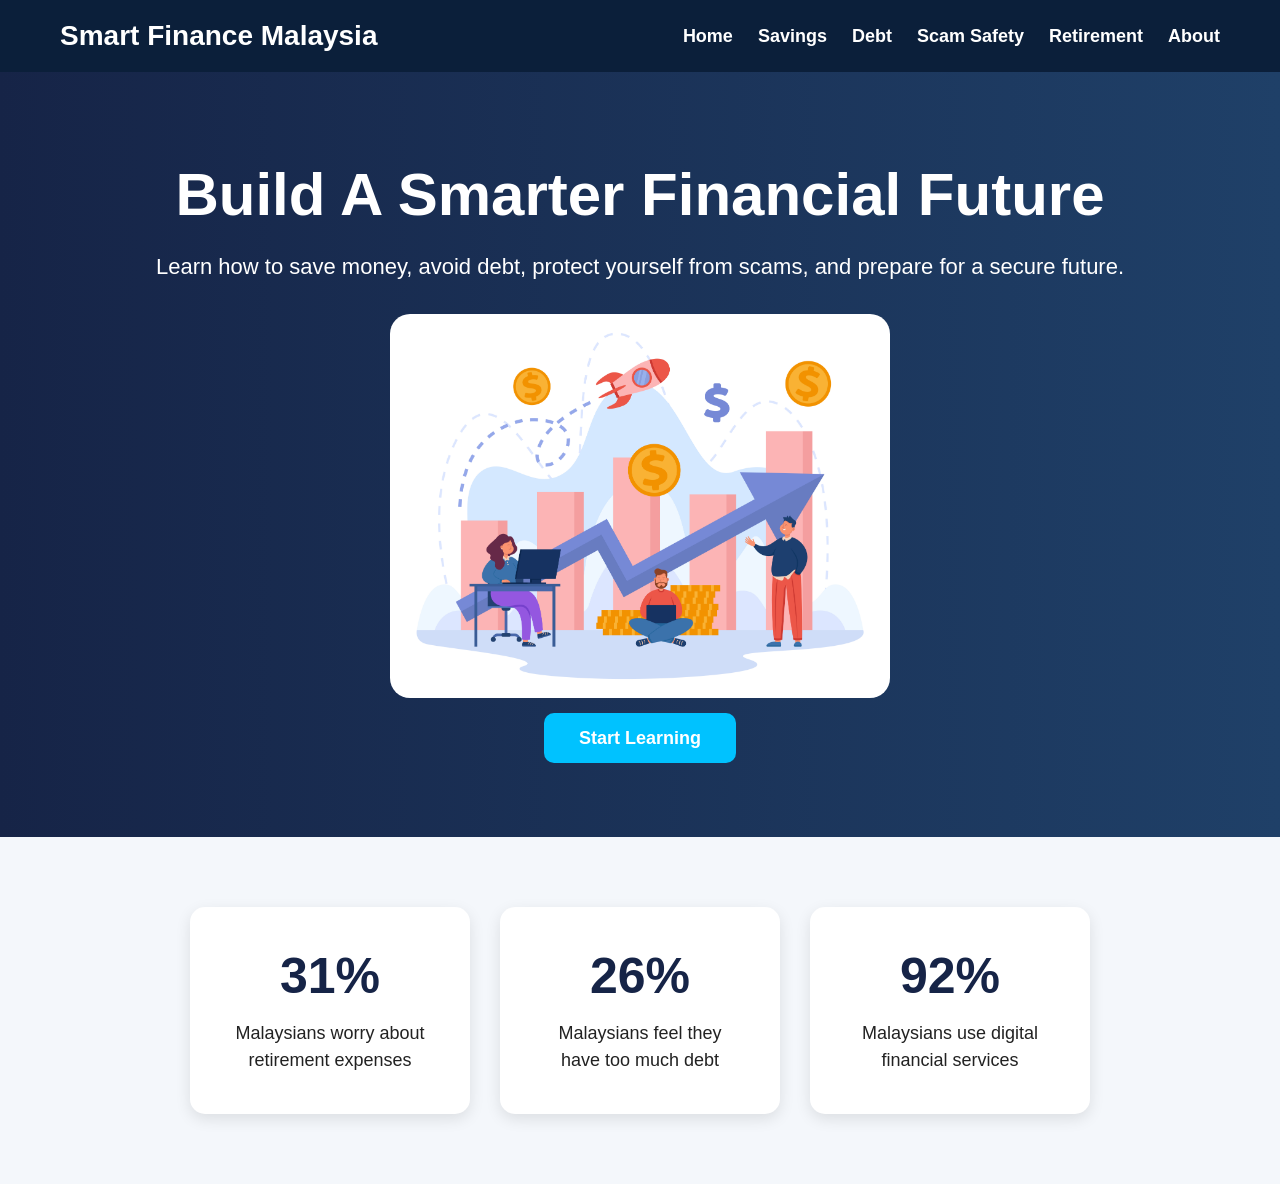
<file: index.html>
<!DOCTYPE html>
<html lang="en">
<head>
    <meta charset="UTF-8">
    <meta name="viewport" content="width=device-width, initial-scale=1.0">
    <title>Smart Finance Malaysia</title>

    <link rel="stylesheet" href="style.css">

</head>
<body>

    <nav>

        <h1 class="logo">
            Smart Finance Malaysia
        </h1>

        <ul>

            <li><a href="index.html">Home</a></li>

            <li><a href="savings.html">Savings</a></li>

            <li><a href="debt.html">Debt</a></li>

            <li><a href="scam.html">Scam Safety</a></li>

            <li><a href="retirement.html">Retirement</a></li>

            <li><a href="about.html">About</a></li>

        </ul>

    </nav>


    <section class="hero">

        <div class="hero-content">

            <h2>
                Build A Smarter Financial Future
            </h2>

            <p>
                Learn how to save money, avoid debt,
                protect yourself from scams, and
                prepare for a secure future.
            </p>

            <img src="images/finance.jpg" class="hero-image">

            <a href="savings.html" class="btn">
                Start Learning
            </a>

        </div>

    </section>


    <section class="stats">

        <div class="card">

            <h3>31%</h3>

            <p>
                Malaysians worry about retirement expenses
            </p>

        </div>


        <div class="card">

            <h3>26%</h3>

            <p>
                Malaysians feel they have too much debt
            </p>

        </div>


        <div class="card">

            <h3>92%</h3>

            <p>
                Malaysians use digital financial services
            </p>

        </div>

    </section>

</body>
</html>
</file>
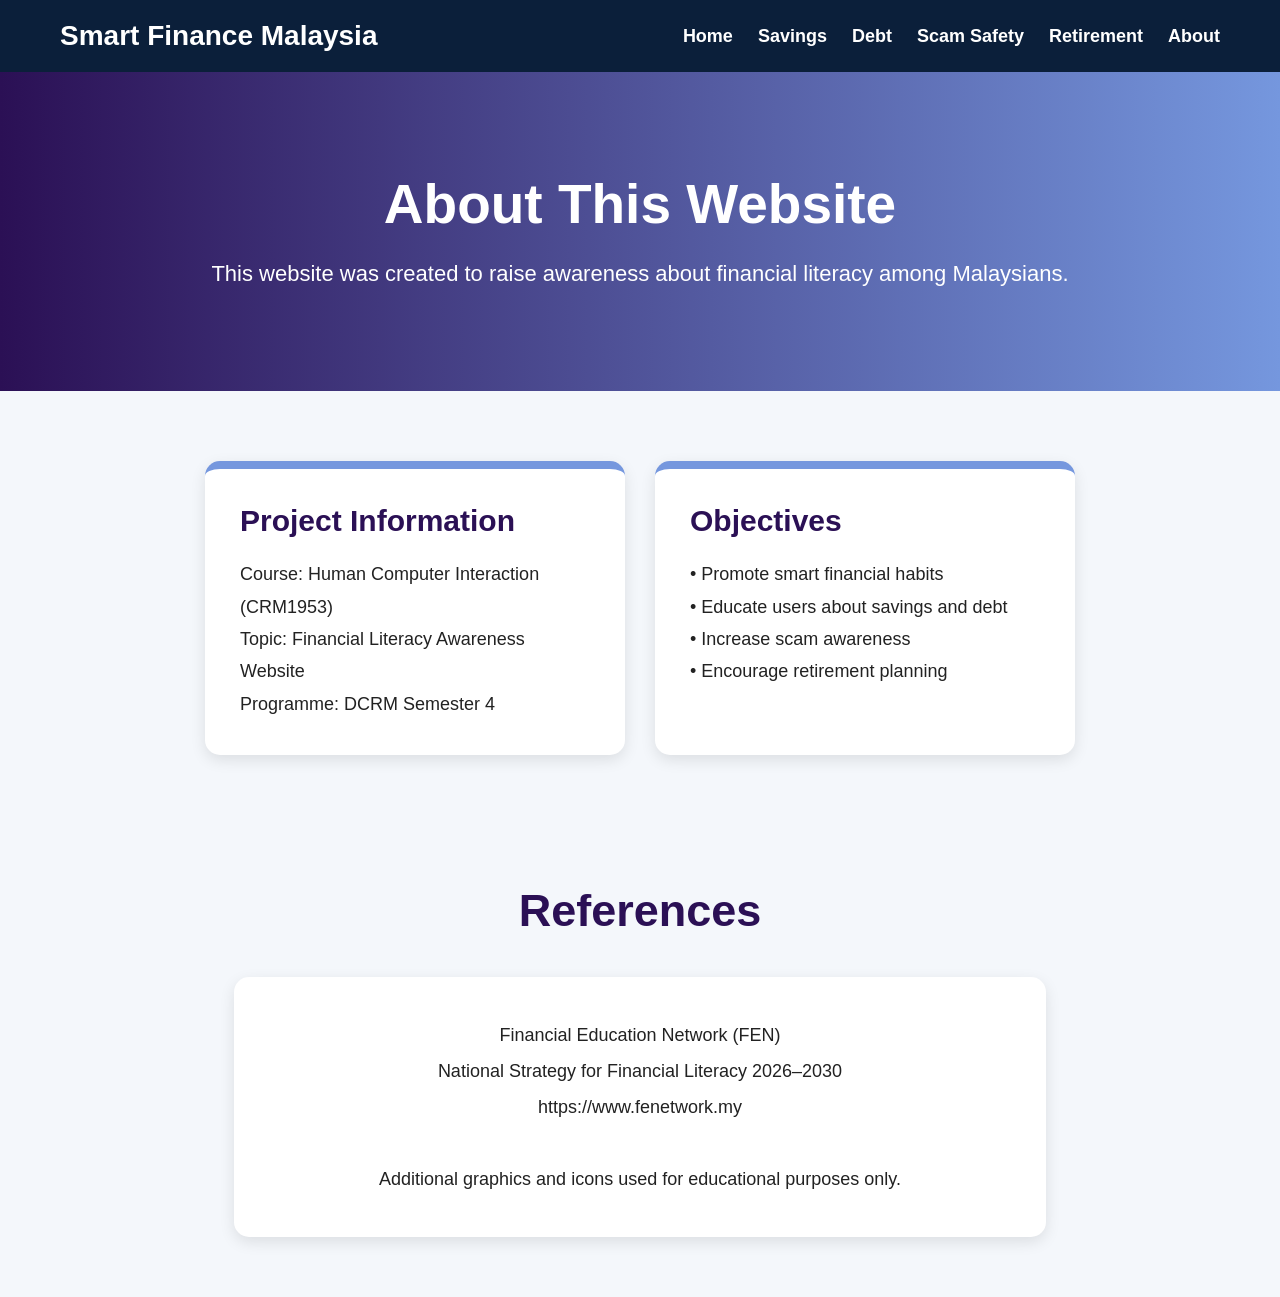
<file: about.html>
<!DOCTYPE html>
<html lang="en">
<head>
    <meta charset="UTF-8">
    <meta name="viewport" content="width=device-width, initial-scale=1.0">

    <title>About</title>

    <link rel="stylesheet" href="style.css">

</head>
<body>

    <nav>

        <h1 class="logo">
            Smart Finance Malaysia
        </h1>

        <ul>

            <li><a href="index.html">Home</a></li>

            <li><a href="savings.html">Savings</a></li>

            <li><a href="debt.html">Debt</a></li>

            <li><a href="scam.html">Scam Safety</a></li>

            <li><a href="retirement.html">Retirement</a></li>

            <li><a href="about.html">About</a></li>

        </ul>

    </nav>



    <section class="about-banner">

        <h2>
            About This Website
        </h2>

        <p>
            This website was created to raise
            awareness about financial literacy
            among Malaysians.
        </p>

    </section>



    <section class="about-section">

        <div class="about-card">

            <h3>Project Information</h3>

            <p>
                Course: Human Computer Interaction (CRM1953)
            </p>

            <p>
                Topic: Financial Literacy Awareness Website
            </p>

            <p>
                Programme: DCRM Semester 4
            </p>

        </div>



        <div class="about-card">

            <h3>Objectives</h3>

            <p>
                • Promote smart financial habits
            </p>

            <p>
                • Educate users about savings and debt
            </p>

            <p>
                • Increase scam awareness
            </p>

            <p>
                • Encourage retirement planning
            </p>

        </div>

    </section>



    <section class="reference-section">

        <h2>
            References
        </h2>

        <div class="reference-card">

            <p>
                Financial Education Network (FEN)
            </p>

            <p>
                National Strategy for Financial Literacy 2026–2030
            </p>

            <p>
                https://www.fenetwork.my
            </p>

            <br>

            <p>
                Additional graphics and icons used
                for educational purposes only.
            </p>

        </div>

    </section>

</body>
</html>
</file>
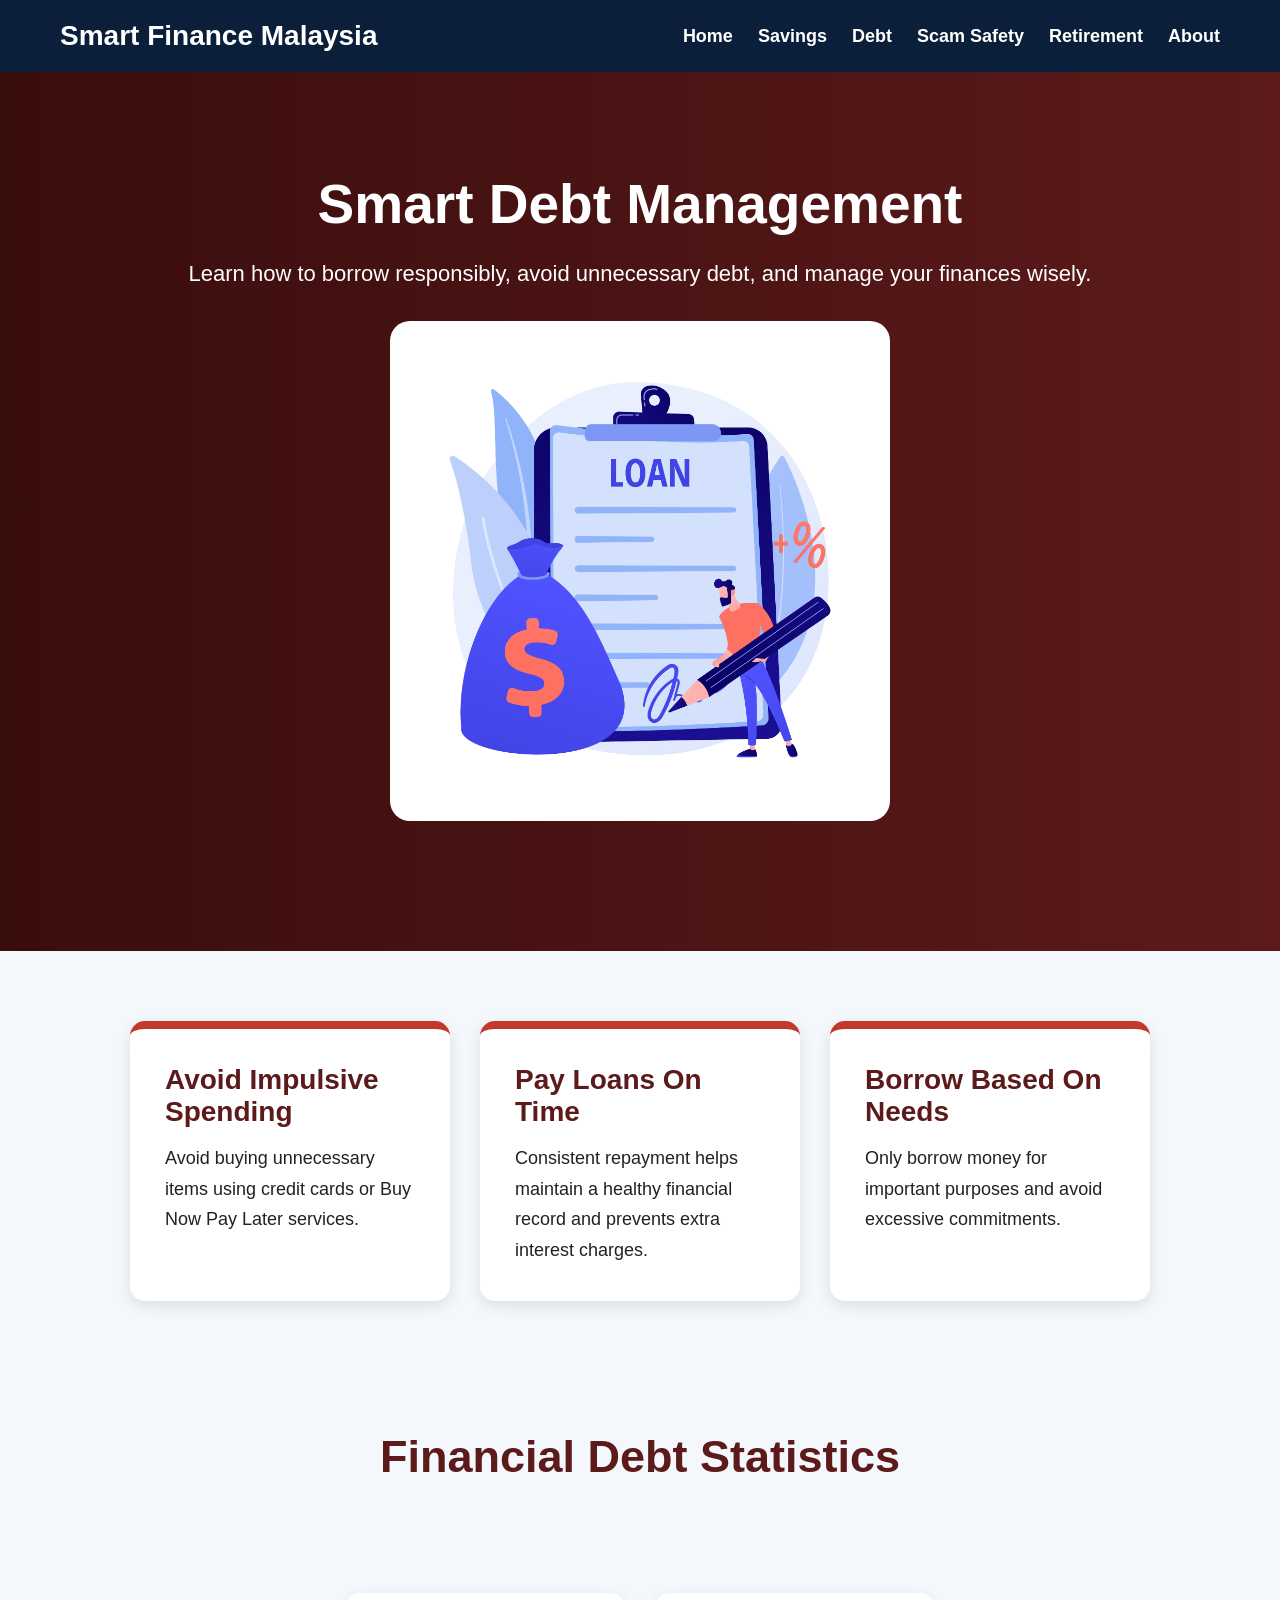
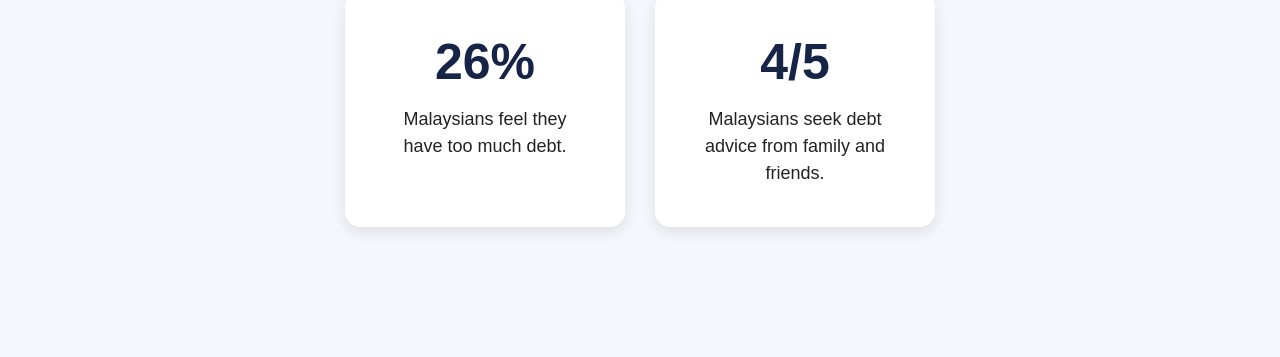
<file: debt.html>
<!DOCTYPE html>
<html lang="en">
<head>
    <meta charset="UTF-8">
    <meta name="viewport" content="width=device-width, initial-scale=1.0">

    <title>Debt Management</title>

    <link rel="stylesheet" href="style.css">

</head>
<body>

    <nav>

        <h1 class="logo">
            Smart Finance Malaysia
        </h1>

        <ul>

            <li><a href="index.html">Home</a></li>

            <li><a href="savings.html">Savings</a></li>

            <li><a href="debt.html">Debt</a></li>

            <li><a href="scam.html">Scam Safety</a></li>

            <li><a href="retirement.html">Retirement</a></li>

            <li><a href="about.html">About</a></li>

        </ul>

    </nav>



    <section class="debt-banner">

        <h2>
            Smart Debt Management
        </h2>

        <p>
            Learn how to borrow responsibly,
            avoid unnecessary debt,
            and manage your finances wisely.
        </p>

        <img src="images/debt.jpg" class="hero-image">

    </section>



    <section class="debt-tips-section">

        <div class="debt-card">

            <h3>Avoid Impulsive Spending</h3>

            <p>
                Avoid buying unnecessary items
                using credit cards or Buy Now Pay Later services.
            </p>

        </div>



        <div class="debt-card">

            <h3>Pay Loans On Time</h3>

            <p>
                Consistent repayment helps maintain
                a healthy financial record and prevents
                extra interest charges.
            </p>

        </div>



        <div class="debt-card">

            <h3>Borrow Based On Needs</h3>

            <p>
                Only borrow money for important
                purposes and avoid excessive commitments.
            </p>

        </div>

    </section>



    <section class="warning-section">

        <h2>
            Financial Debt Statistics
        </h2>


        <div class="stats">

            <div class="card">

                <h3>26%</h3>

                <p>
                    Malaysians feel they have too much debt.
                </p>

            </div>



            <div class="card">

                <h3>4/5</h3>

                <p>
                    Malaysians seek debt advice
                    from family and friends.
                </p>

            </div>

        </div>

    </section>

</body>
</html>
</file>
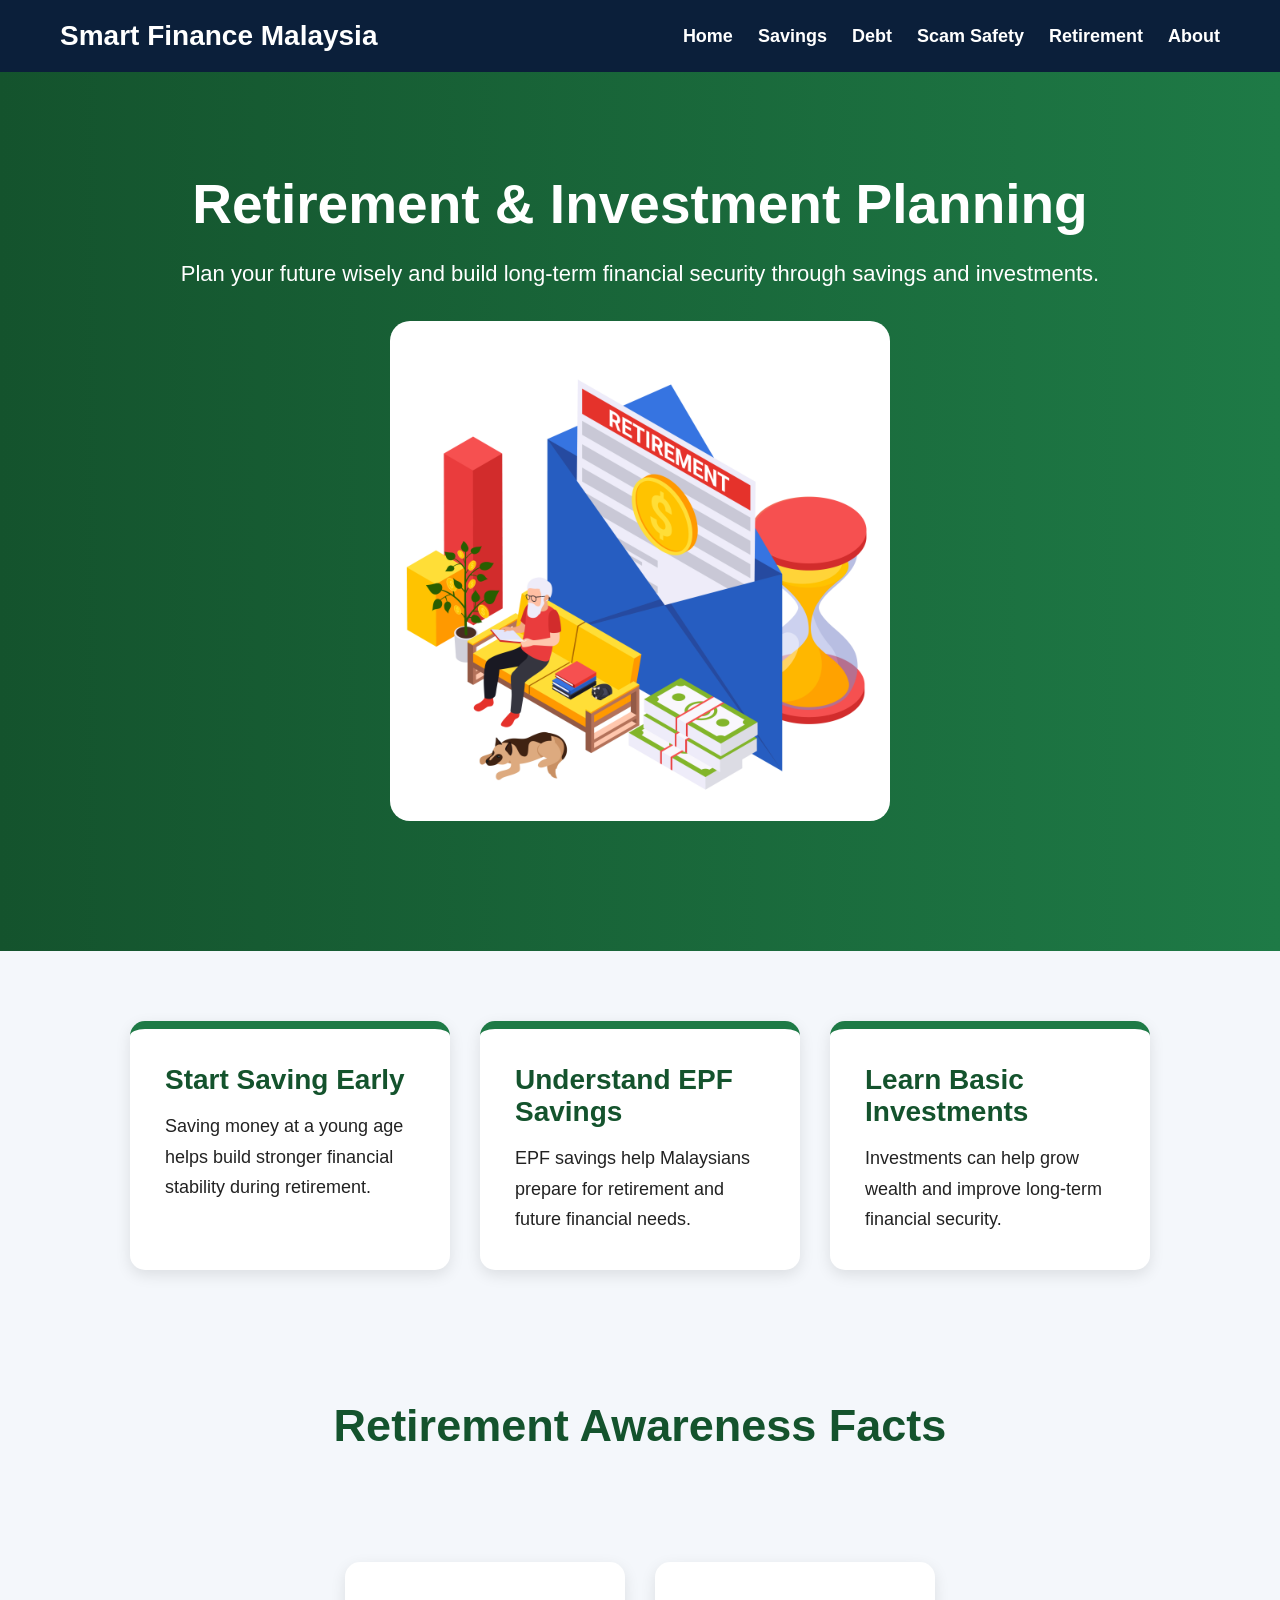
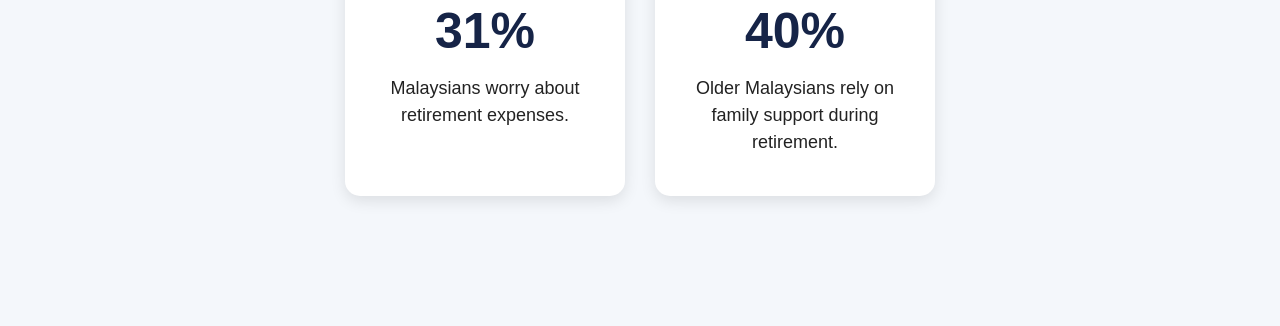
<file: retirement.html>
<!DOCTYPE html>
<html lang="en">
<head>
    <meta charset="UTF-8">
    <meta name="viewport" content="width=device-width, initial-scale=1.0">

    <title>Retirement Planning</title>

    <link rel="stylesheet" href="style.css">

</head>
<body>

    <nav>

        <h1 class="logo">
            Smart Finance Malaysia
        </h1>

        <ul>

            <li><a href="index.html">Home</a></li>

            <li><a href="savings.html">Savings</a></li>

            <li><a href="debt.html">Debt</a></li>

            <li><a href="scam.html">Scam Safety</a></li>

            <li><a href="retirement.html">Retirement</a></li>

            <li><a href="about.html">About</a></li>

        </ul>

    </nav>



    <section class="retirement-banner">

        <h2>
            Retirement & Investment Planning
        </h2>

        <p>
            Plan your future wisely and build
            long-term financial security through
            savings and investments.
        </p>

        <img src="images/retirement.jpg" class="hero-image">

    </section>



    <section class="retirement-section">

        <div class="retirement-card">

            <h3>Start Saving Early</h3>

            <p>
                Saving money at a young age helps
                build stronger financial stability
                during retirement.
            </p>

        </div>



        <div class="retirement-card">

            <h3>Understand EPF Savings</h3>

            <p>
                EPF savings help Malaysians prepare
                for retirement and future financial needs.
            </p>

        </div>



        <div class="retirement-card">

            <h3>Learn Basic Investments</h3>

            <p>
                Investments can help grow wealth
                and improve long-term financial security.
            </p>

        </div>

    </section>



    <section class="future-section">

        <h2>
            Retirement Awareness Facts
        </h2>


        <div class="stats">

            <div class="card">

                <h3>31%</h3>

                <p>
                    Malaysians worry about
                    retirement expenses.
                </p>

            </div>



            <div class="card">

                <h3>40%</h3>

                <p>
                    Older Malaysians rely on
                    family support during retirement.
                </p>

            </div>

        </div>

    </section>

</body>
</html>
</file>
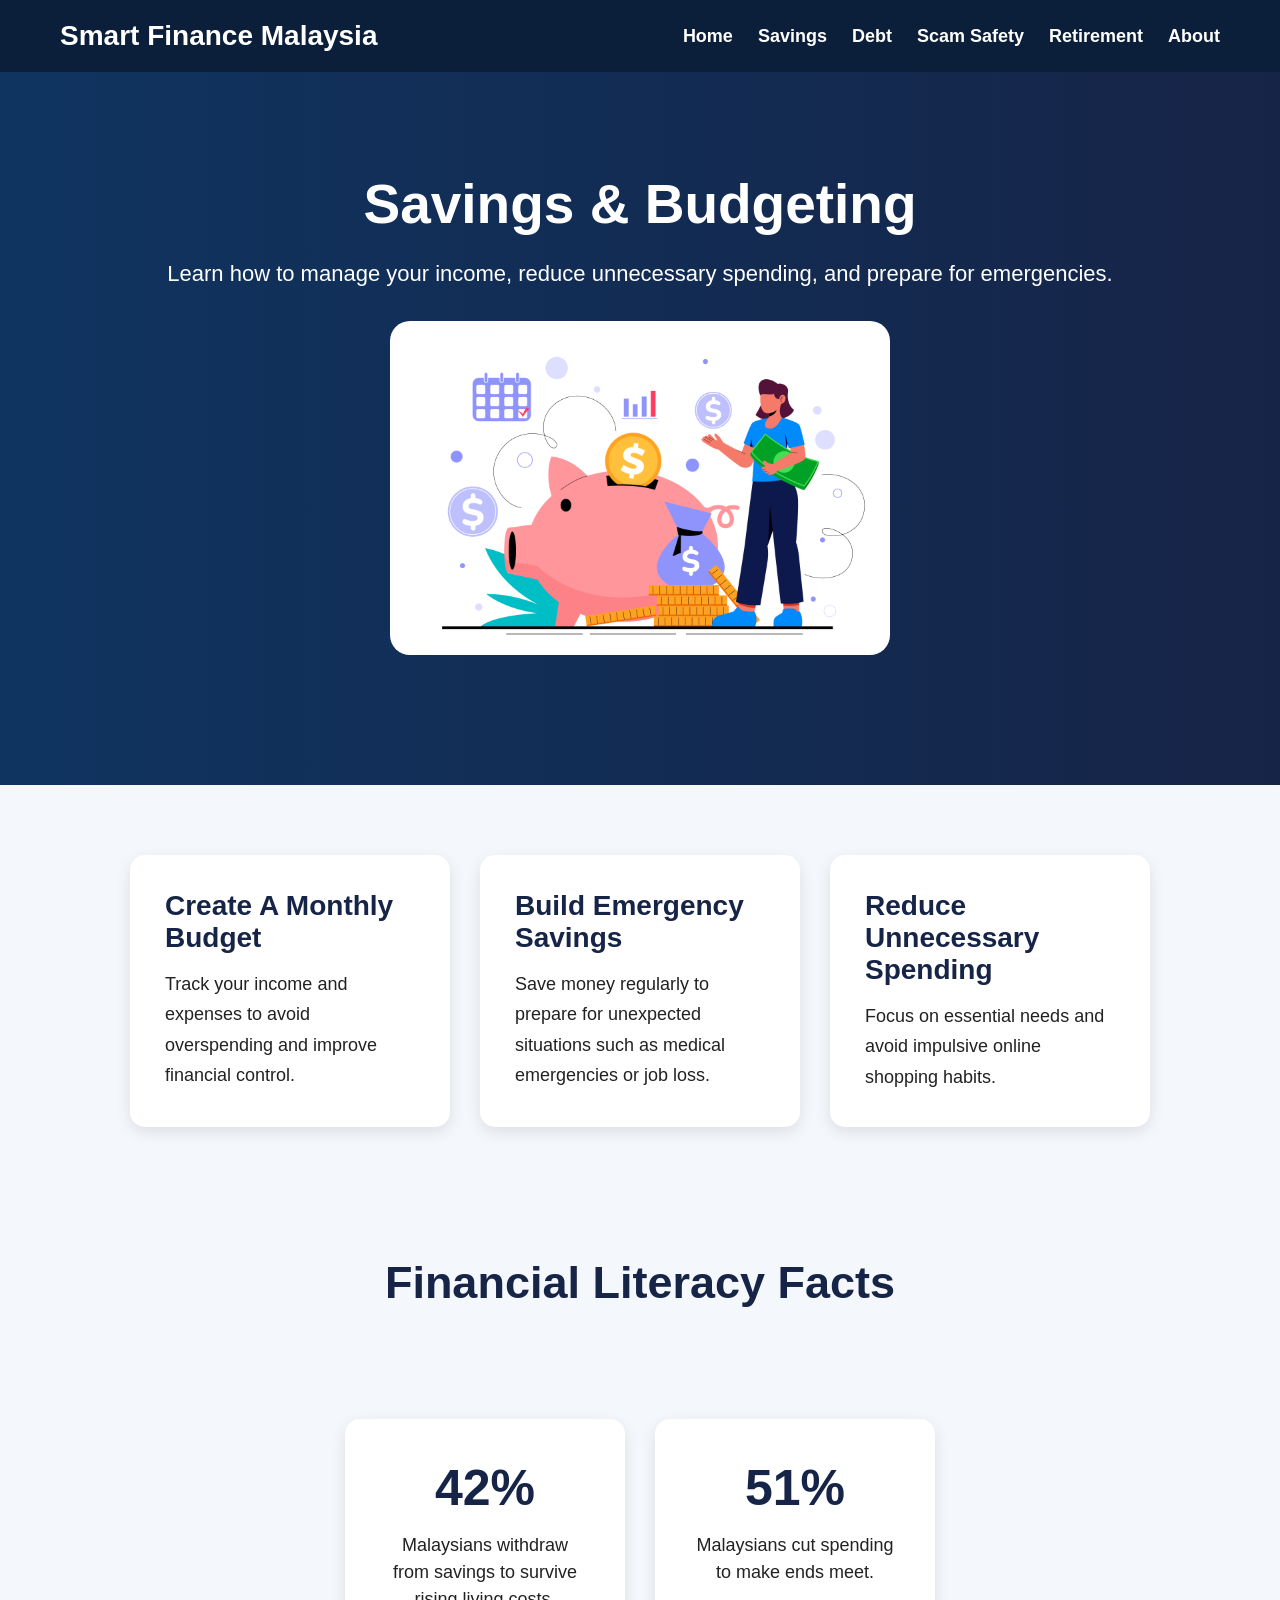
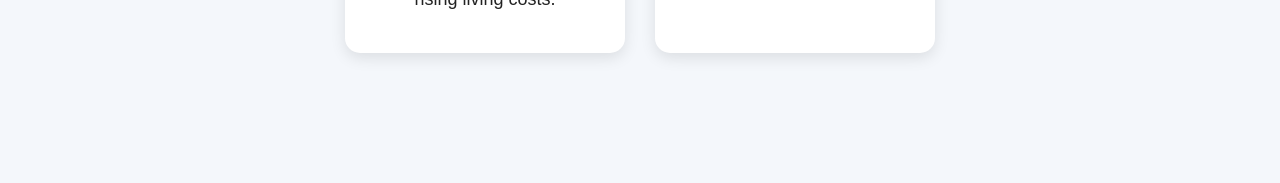
<file: savings.html>
<!DOCTYPE html>
<html lang="en">
<head>
    <meta charset="UTF-8">
    <meta name="viewport" content="width=device-width, initial-scale=1.0">

    <title>Savings & Budgeting</title>

    <link rel="stylesheet" href="style.css">

</head>
<body>

    <nav>

        <h1 class="logo">
            Smart Finance Malaysia
        </h1>

        <ul>

            <li><a href="index.html">Home</a></li>

            <li><a href="savings.html">Savings</a></li>

            <li><a href="debt.html">Debt</a></li>

            <li><a href="scam.html">Scam Safety</a></li>

            <li><a href="retirement.html">Retirement</a></li>

            <li><a href="about.html">About</a></li>

        </ul>

    </nav>


    <section class="page-banner">

        <h2>
            Savings & Budgeting
        </h2>

        <p>
            Learn how to manage your income,
            reduce unnecessary spending,
            and prepare for emergencies.
        </p>

        <img src="images/saving.jpg" class="hero-image">

    </section>


    <section class="tips-section">

        <div class="tips-card">

            <h3>Create A Monthly Budget</h3>

            <p>
                Track your income and expenses
                to avoid overspending and improve
                financial control.
            </p>

        </div>


        <div class="tips-card">

            <h3>Build Emergency Savings</h3>

            <p>
                Save money regularly to prepare
                for unexpected situations such as
                medical emergencies or job loss.
            </p>

        </div>


        <div class="tips-card">

            <h3>Reduce Unnecessary Spending</h3>

            <p>
                Focus on essential needs and avoid
                impulsive online shopping habits.
            </p>

        </div>

    </section>



    <section class="fen-section">

        <h2>Financial Literacy Facts</h2>

        <div class="stats">

            <div class="card">

                <h3>42%</h3>

                <p>
                    Malaysians withdraw from savings
                    to survive rising living costs.
                </p>

            </div>


            <div class="card">

                <h3>51%</h3>

                <p>
                    Malaysians cut spending
                    to make ends meet.
                </p>

            </div>

        </div>

    </section>

</body>
</html>
</file>
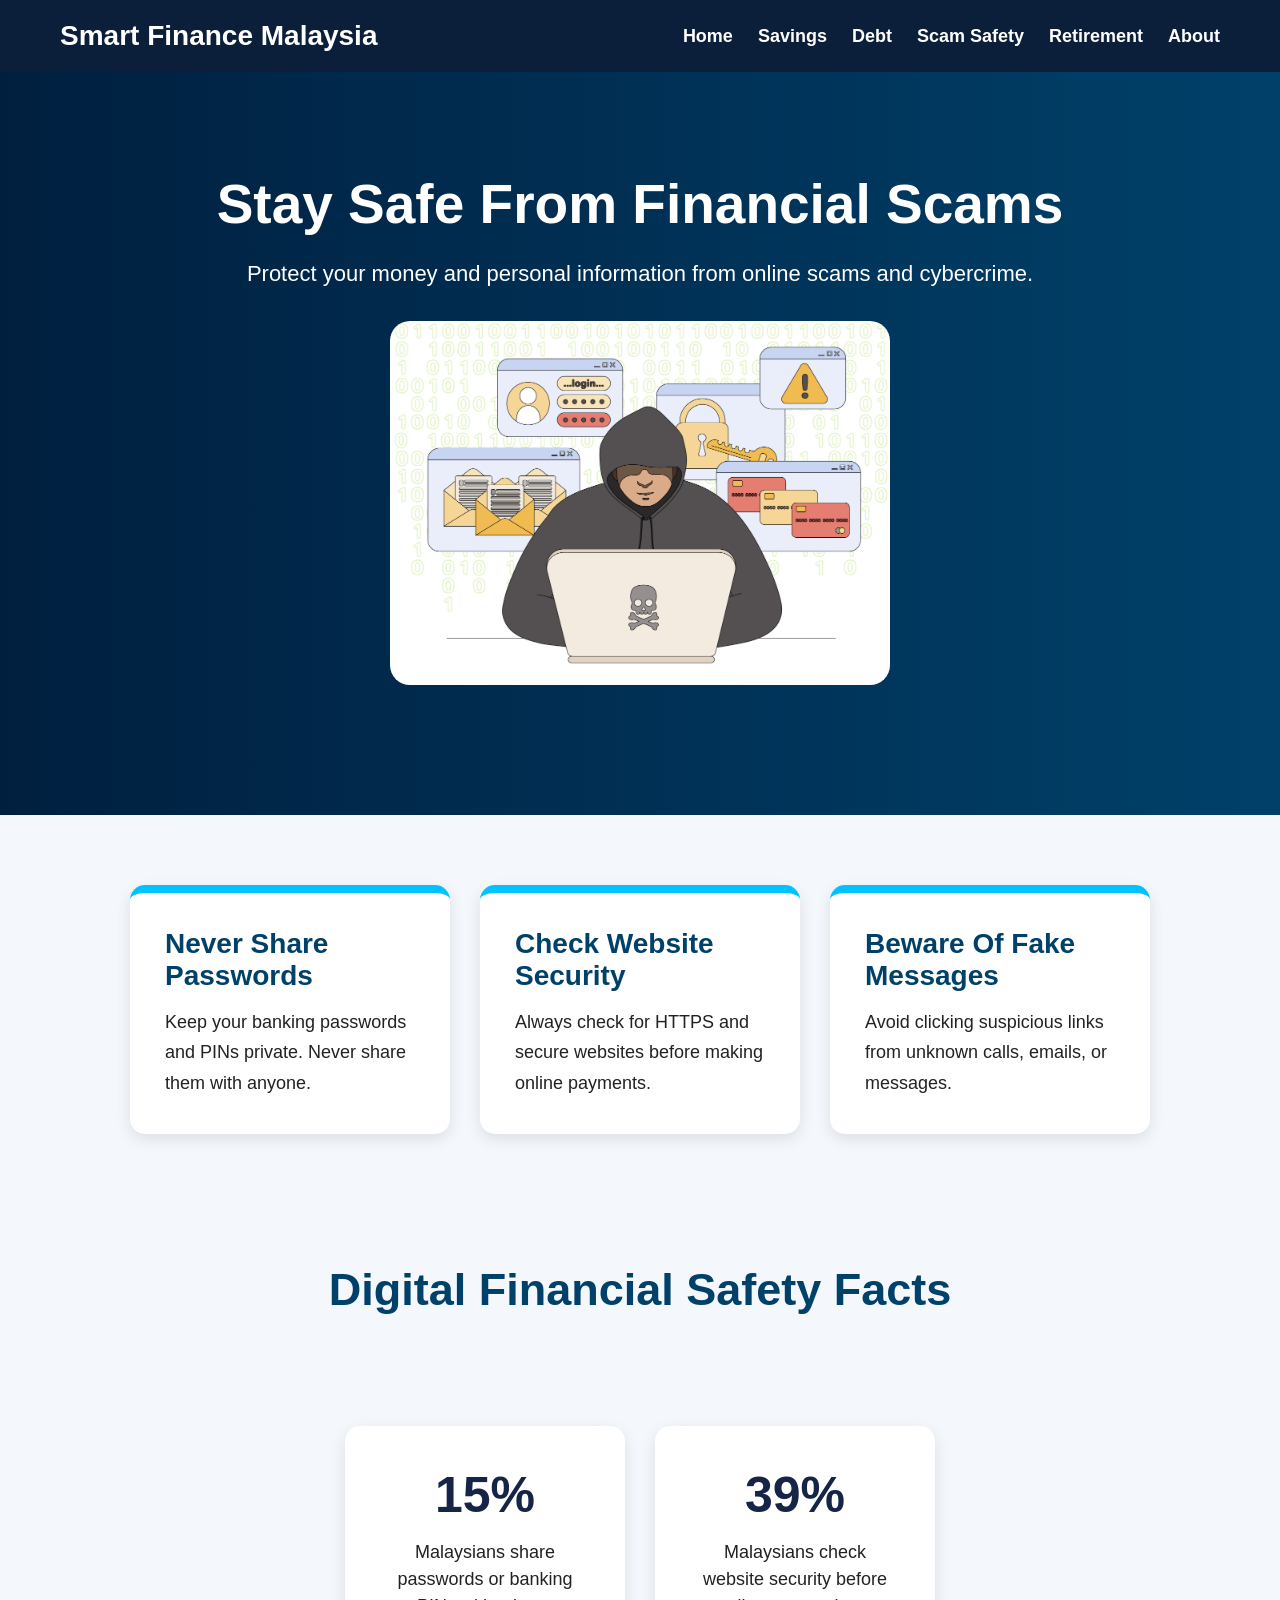
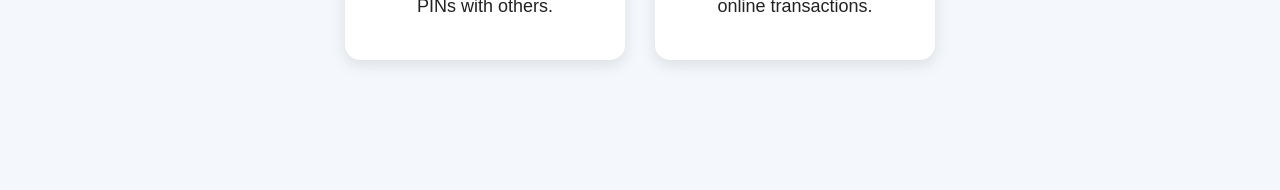
<file: scam.html>
<!DOCTYPE html>
<html lang="en">
<head>
    <meta charset="UTF-8">
    <meta name="viewport" content="width=device-width, initial-scale=1.0">

    <title>Scam Safety</title>

    <link rel="stylesheet" href="style.css">

</head>
<body>

    <nav>

        <h1 class="logo">
            Smart Finance Malaysia
        </h1>

        <ul>

            <li><a href="index.html">Home</a></li>

            <li><a href="savings.html">Savings</a></li>

            <li><a href="debt.html">Debt</a></li>

            <li><a href="scam.html">Scam Safety</a></li>

            <li><a href="retirement.html">Retirement</a></li>

            <li><a href="about.html">About</a></li>

        </ul>

    </nav>



    <section class="scam-banner">

        <h2>
            Stay Safe From Financial Scams
        </h2>

        <p>
            Protect your money and personal information
            from online scams and cybercrime.
        </p>

        <img src="images/scam.jpg" class="hero-image">

    </section>



    <section class="scam-tips-section">

        <div class="scam-card">

            <h3>Never Share Passwords</h3>

            <p>
                Keep your banking passwords and PINs private.
                Never share them with anyone.
            </p>

        </div>



        <div class="scam-card">

            <h3>Check Website Security</h3>

            <p>
                Always check for HTTPS and secure
                websites before making online payments.
            </p>

        </div>



        <div class="scam-card">

            <h3>Beware Of Fake Messages</h3>

            <p>
                Avoid clicking suspicious links
                from unknown calls, emails, or messages.
            </p>

        </div>

    </section>



    <section class="cyber-section">

        <h2>
            Digital Financial Safety Facts
        </h2>


        <div class="stats">

            <div class="card">

                <h3>15%</h3>

                <p>
                    Malaysians share passwords
                    or banking PINs with others.
                </p>

            </div>



            <div class="card">

                <h3>39%</h3>

                <p>
                    Malaysians check website security
                    before online transactions.
                </p>

            </div>

        </div>

    </section>

</body>
</html>
</file>
<file: style.css>
*{
    margin:0;
    padding:0;
    box-sizing:border-box;
    font-family:Arial, sans-serif;
}

body{
    background:#f4f7fb;
    color:#222;
}

nav{
    background:#0b1f3a;
    padding:20px 60px;

    display:flex;
    justify-content:space-between;
    align-items:center;
}

.logo{
    color:white;
    font-size:28px;
}

nav ul{
    display:flex;
    list-style:none;
}

nav ul li{
    margin-left:25px;
}

nav ul li a{
    color:white;
    text-decoration:none;
    font-size:18px;
    font-weight:bold;

    transition:0.3s;
}

nav ul li a:hover{
    color:#00c2ff;
}

.hero{
    height:85vh;

    display:flex;
    justify-content:center;
    align-items:center;

    text-align:center;

    background:linear-gradient(to right,#162447,#1f4068);

    color:white;

    padding:40px;
}

.hero-content h2{
    font-size:60px;
    margin-bottom:20px;
}

.hero-content p{
    font-size:22px;
    margin-bottom:30px;
    line-height:1.6;
}

.btn{
    background:#00c2ff;

    color:white;

    text-decoration:none;

    padding:15px 35px;

    border-radius:10px;

    font-size:18px;
    font-weight:bold;

    transition:0.3s;
}

.btn:hover{
    background:white;
    color:#162447;

    transform:scale(1.05);
}

.stats{
    display:flex;

    justify-content:center;

    gap:30px;

    padding:70px;
}

.card{
    background:white;

    width:280px;

    padding:40px;

    border-radius:15px;

    text-align:center;

    box-shadow:0 5px 15px rgba(0,0,0,0.1);

    transition:0.3s;
}

.card:hover{
    transform:translateY(-10px);
}

.card h3{
    font-size:50px;

    color:#162447;

    margin-bottom:15px;
}

.card p{
    font-size:18px;

    line-height:1.5;
}

.page-banner{
    background:linear-gradient(to right,#0f3460,#162447);

    color:white;

    text-align:center;

    padding:100px 40px;
}

.page-banner h2{
    font-size:55px;

    margin-bottom:20px;
}

.page-banner p{
    font-size:22px;

    line-height:1.6;
}


.tips-section{
    display:flex;

    justify-content:center;

    gap:30px;

    padding:70px;

    flex-wrap:wrap;
}


.tips-card{
    background:white;

    width:320px;

    padding:35px;

    border-radius:15px;

    box-shadow:0 5px 15px rgba(0,0,0,0.1);

    transition:0.3s;
}


.tips-card:hover{
    transform:translateY(-10px);
}


.tips-card h3{
    color:#162447;

    margin-bottom:15px;

    font-size:28px;
}


.tips-card p{
    line-height:1.7;

    font-size:18px;
}


.fen-section{
    padding:60px;

    text-align:center;
}

.fen-section h2{
    font-size:45px;

    margin-bottom:40px;

    color:#162447;
}

.debt-banner{
    background:linear-gradient(to right,#3a0d0d,#5c1a1a);

    color:white;

    text-align:center;

    padding:100px 40px;
}

.debt-banner h2{
    font-size:55px;

    margin-bottom:20px;
}

.debt-banner p{
    font-size:22px;

    line-height:1.6;
}


.debt-tips-section{
    display:flex;

    justify-content:center;

    gap:30px;

    padding:70px;

    flex-wrap:wrap;
}


.debt-card{
    background:white;

    width:320px;

    padding:35px;

    border-radius:15px;

    box-shadow:0 5px 15px rgba(0,0,0,0.1);

    border-top:8px solid #c0392b;

    transition:0.3s;
}


.debt-card:hover{
    transform:translateY(-10px);
}


.debt-card h3{
    color:#5c1a1a;

    margin-bottom:15px;

    font-size:28px;
}


.debt-card p{
    line-height:1.7;

    font-size:18px;
}


.warning-section{
    padding:60px;

    text-align:center;
}


.warning-section h2{
    font-size:45px;

    margin-bottom:40px;

    color:#5c1a1a;
}

.scam-banner{
    background:linear-gradient(to right,#001f3f,#00416a);

    color:white;

    text-align:center;

    padding:100px 40px;
}


.scam-banner h2{
    font-size:55px;

    margin-bottom:20px;
}


.scam-banner p{
    font-size:22px;

    line-height:1.6;
}


.scam-tips-section{
    display:flex;

    justify-content:center;

    gap:30px;

    padding:70px;

    flex-wrap:wrap;
}


.scam-card{
    background:white;

    width:320px;

    padding:35px;

    border-radius:15px;

    box-shadow:0 5px 15px rgba(0,0,0,0.1);

    border-top:8px solid #00c2ff;

    transition:0.3s;
}


.scam-card:hover{
    transform:translateY(-10px);
}


.scam-card h3{
    color:#00416a;

    margin-bottom:15px;

    font-size:28px;
}


.scam-card p{
    line-height:1.7;

    font-size:18px;
}


.cyber-section{
    padding:60px;

    text-align:center;
}


.cyber-section h2{
    font-size:45px;

    margin-bottom:40px;

    color:#00416a;
}

.retirement-banner{
    background:linear-gradient(to right,#14532d,#1e7a46);

    color:white;

    text-align:center;

    padding:100px 40px;
}


.retirement-banner h2{
    font-size:55px;

    margin-bottom:20px;
}


.retirement-banner p{
    font-size:22px;

    line-height:1.6;
}


.retirement-section{
    display:flex;

    justify-content:center;

    gap:30px;

    padding:70px;

    flex-wrap:wrap;
}


.retirement-card{
    background:white;

    width:320px;

    padding:35px;

    border-radius:15px;

    box-shadow:0 5px 15px rgba(0,0,0,0.1);

    border-top:8px solid #1e7a46;

    transition:0.3s;
}


.retirement-card:hover{
    transform:translateY(-10px);
}


.retirement-card h3{
    color:#14532d;

    margin-bottom:15px;

    font-size:28px;
}


.retirement-card p{
    line-height:1.7;

    font-size:18px;
}


.future-section{
    padding:60px;

    text-align:center;
}


.future-section h2{
    font-size:45px;

    margin-bottom:40px;

    color:#14532d;
}

.about-banner{
    background:linear-gradient(to right,#2b1055,#7597de);

    color:white;

    text-align:center;

    padding:100px 40px;
}


.about-banner h2{
    font-size:55px;

    margin-bottom:20px;
}


.about-banner p{
    font-size:22px;

    line-height:1.6;
}


.about-section{
    display:flex;

    justify-content:center;

    gap:30px;

    padding:70px;

    flex-wrap:wrap;
}


.about-card{
    background:white;

    width:420px;

    padding:35px;

    border-radius:15px;

    box-shadow:0 5px 15px rgba(0,0,0,0.1);

    border-top:8px solid #7597de;

    transition:0.3s;
}


.about-card:hover{
    transform:translateY(-10px);
}


.about-card h3{
    color:#2b1055;

    margin-bottom:20px;

    font-size:30px;
}


.about-card p{
    line-height:1.8;

    font-size:18px;
}


.reference-section{
    padding:60px;

    text-align:center;
}


.reference-section h2{
    font-size:45px;

    margin-bottom:40px;

    color:#2b1055;
}


.reference-card{
    background:white;

    width:70%;

    margin:auto;

    padding:40px;

    border-radius:15px;

    box-shadow:0 5px 15px rgba(0,0,0,0.1);

    line-height:2;

    font-size:18px;
}

.hero-image{
    width:500px;

    margin-top:30px;
    margin-bottom:30px;

    display:block;

    margin-left:auto;
    margin-right:auto;

    border-radius:20px;
}
</file>
